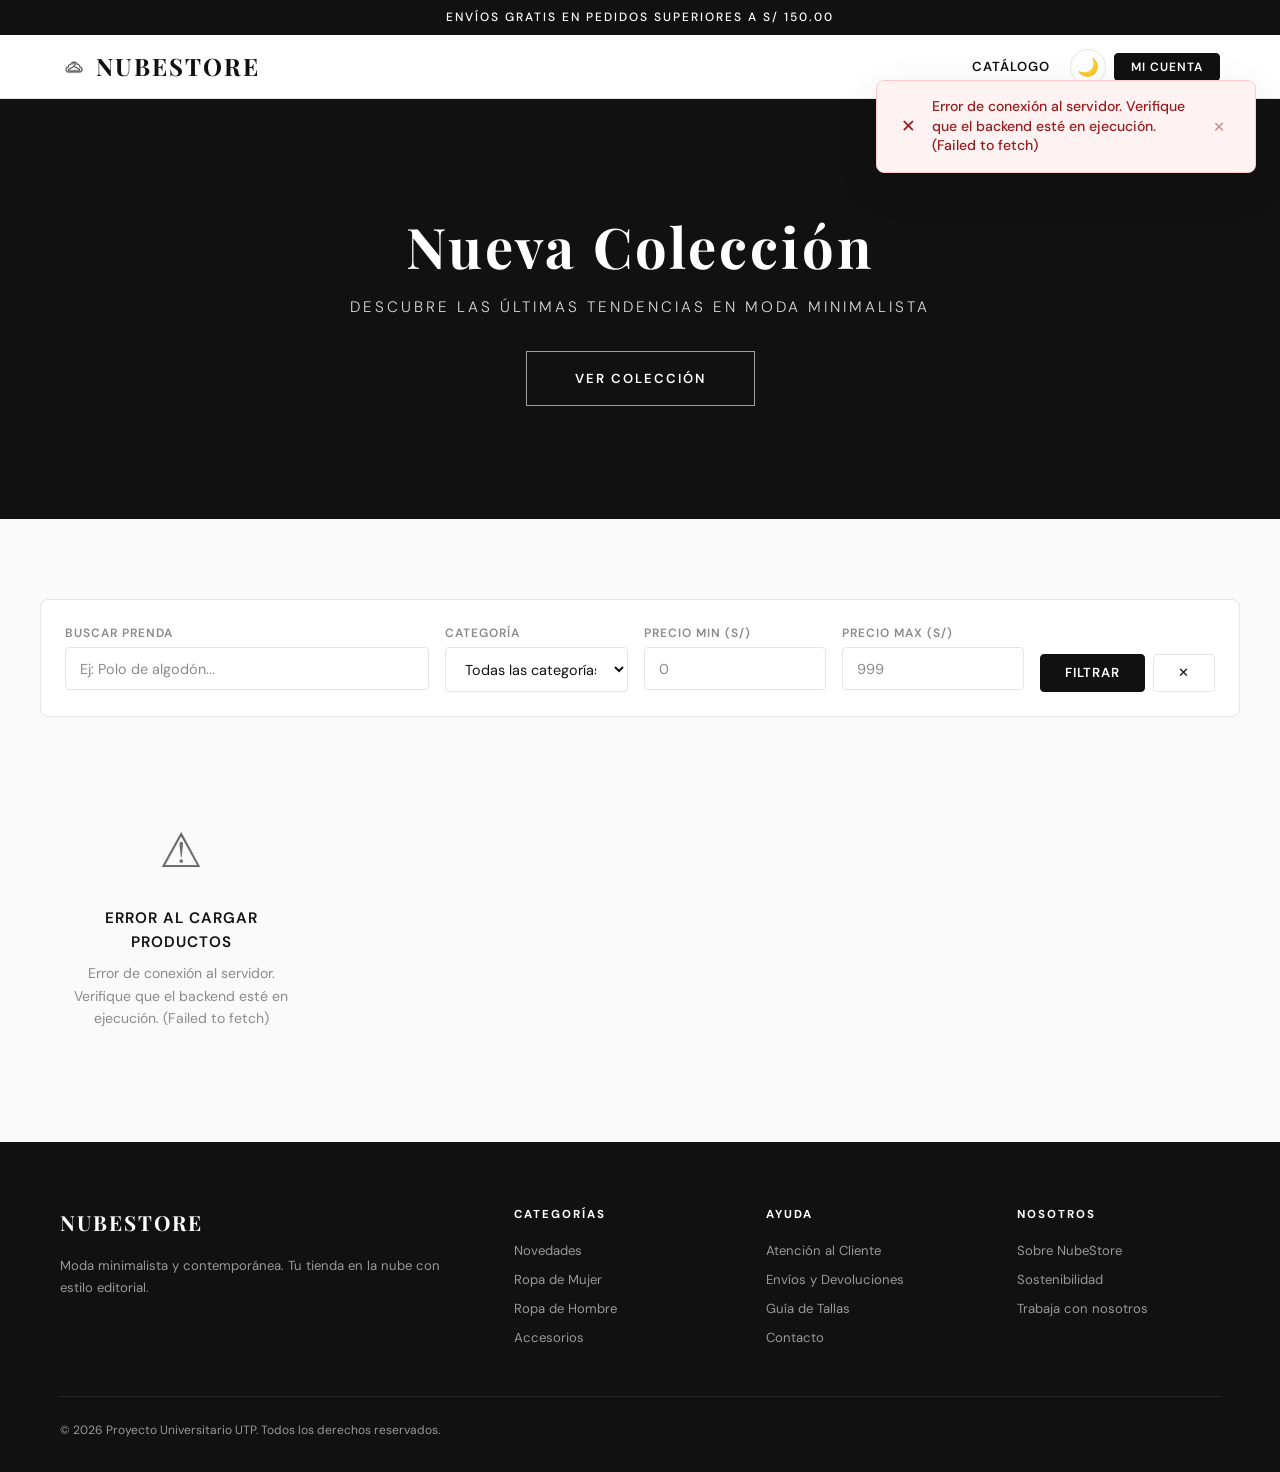
<file: frontend/index.html>
<!DOCTYPE html>
<html lang="es">
<head>
    <meta charset="UTF-8">
    <meta name="viewport" content="width=device-width, initial-scale=1.0">
    <meta name="description" content="NubeStore — Moda accesible para todos. Descubre las últimas tendencias en ropa y accesorios.">
    <title>NubeStore — Moda Online</title>

    <!-- Google Fonts ya importadas en el CSS, pero añadimos preconnect por performance -->
    <link rel="preconnect" href="https://fonts.googleapis.com">
    <link rel="preconnect" href="https://fonts.gstatic.com" crossorigin>
    
    <!-- Custom Pure CSS -->
    <link rel="stylesheet" href="css/style.css">
</head>
<body>

    <!-- Announcement Bar -->
    <div class="announcement-bar">
        Envíos gratis en pedidos superiores a S/ 150.00
    </div>

    <!-- Navbar Container (Se inyecta por navbar.js) -->
    <div id="navbar-container"></div>

    <!-- Hero Section -->
    <header class="hero">
        <div class="hero-bg" style="background-image: url('https://images.unsplash.com/photo-1441984904996-e0b6ba687e04?w=1920&q=80');"></div>
        <div class="hero-content">
            <h1 class="hero-title">Nueva Colección</h1>
            <p class="hero-subtitle">Descubre las últimas tendencias en moda minimalista</p>
            <a href="#catalogo" class="hero-cta">Ver Colección</a>
        </div>
    </header>

    <main class="container section-pad" id="catalogo">
        
        <!-- Filter Bar -->
        <div class="filter-bar">
            <form id="form-filtros" class="filter-grid">
                <div class="form-group">
                    <label for="input-busqueda" class="form-label">Buscar Prenda</label>
                    <input type="text" class="form-input" id="input-busqueda" placeholder="Ej: Polo de algodón...">
                </div>
                
                <div class="form-group">
                    <label for="select-categoria" class="form-label">Categoría</label>
                    <select class="form-input" id="select-categoria">
                        <option value="">Todas las categorías</option>
                        <option value="Camisetas">Camisetas</option>
                        <option value="Pantalones">Pantalones</option>
                        <option value="Vestidos">Vestidos</option>
                        <option value="Chaquetas">Chaquetas</option>
                        <option value="Zapatillas">Zapatillas</option>
                        <option value="Accesorios">Accesorios</option>
                        <option value="Ropa Interior">Ropa Interior</option>
                        <option value="Deportivo">Deportivo</option>
                    </select>
                </div>
                
                <div class="form-group">
                    <label for="input-precio-min" class="form-label">Precio Min (S/)</label>
                    <input type="number" class="form-input" id="input-precio-min" placeholder="0" min="0" step="1">
                </div>
                
                <div class="form-group">
                    <label for="input-precio-max" class="form-label">Precio Max (S/)</label>
                    <input type="number" class="form-input" id="input-precio-max" placeholder="999" min="0" step="1">
                </div>
                
                <div class="filter-actions">
                    <button type="submit" class="btn btn-primary" id="btn-buscar">Filtrar</button>
                    <button type="button" class="btn btn-outline" id="btn-limpiar-filtros" title="Limpiar">✕</button>
                </div>
            </form>
        </div>

        <!-- Product Grid -->
        <div class="grid-products mt-lg" id="productos-grid">
            <!-- Se llena dinámicamente por catalogo.js / render.js -->
        </div>

    </main>

    <!-- Footer -->
    <footer class="footer">
        <div class="container">
            <div class="footer-grid">
                <div>
                    <h2 class="footer-brand">NUBESTORE</h2>
                    <p class="footer-desc">Moda minimalista y contemporánea. Tu tienda en la nube con estilo editorial.</p>
                </div>
                <div>
                    <h3 class="footer-heading">Categorías</h3>
                    <div class="footer-links">
                        <a href="#">Novedades</a>
                        <a href="#">Ropa de Mujer</a>
                        <a href="#">Ropa de Hombre</a>
                        <a href="#">Accesorios</a>
                    </div>
                </div>
                <div>
                    <h3 class="footer-heading">Ayuda</h3>
                    <div class="footer-links">
                        <a href="#">Atención al Cliente</a>
                        <a href="#">Envíos y Devoluciones</a>
                        <a href="#">Guía de Tallas</a>
                        <a href="#">Contacto</a>
                    </div>
                </div>
                <div>
                    <h3 class="footer-heading">Nosotros</h3>
                    <div class="footer-links">
                        <a href="#">Sobre NubeStore</a>
                        <a href="#">Sostenibilidad</a>
                        <a href="#">Trabaja con nosotros</a>
                    </div>
                </div>
            </div>
            <div class="footer-bottom">
                <span class="footer-copy">© 2026 Proyecto Universitario UTP. Todos los derechos reservados.</span>
            </div>
        </div>
    </footer>

    <!-- Contenedor para Toast Notificaciones -->
    <div id="toast-container" class="toast-container"></div>

    <!-- Scroll to Top Button -->
    <button id="btn-scroll-top" class="scroll-top" aria-label="Volver arriba">↑</button>

    <!-- Page Controller -->
    <script type="module" src="js/pages/catalogo.js"></script>
</body>
</html>
</file>
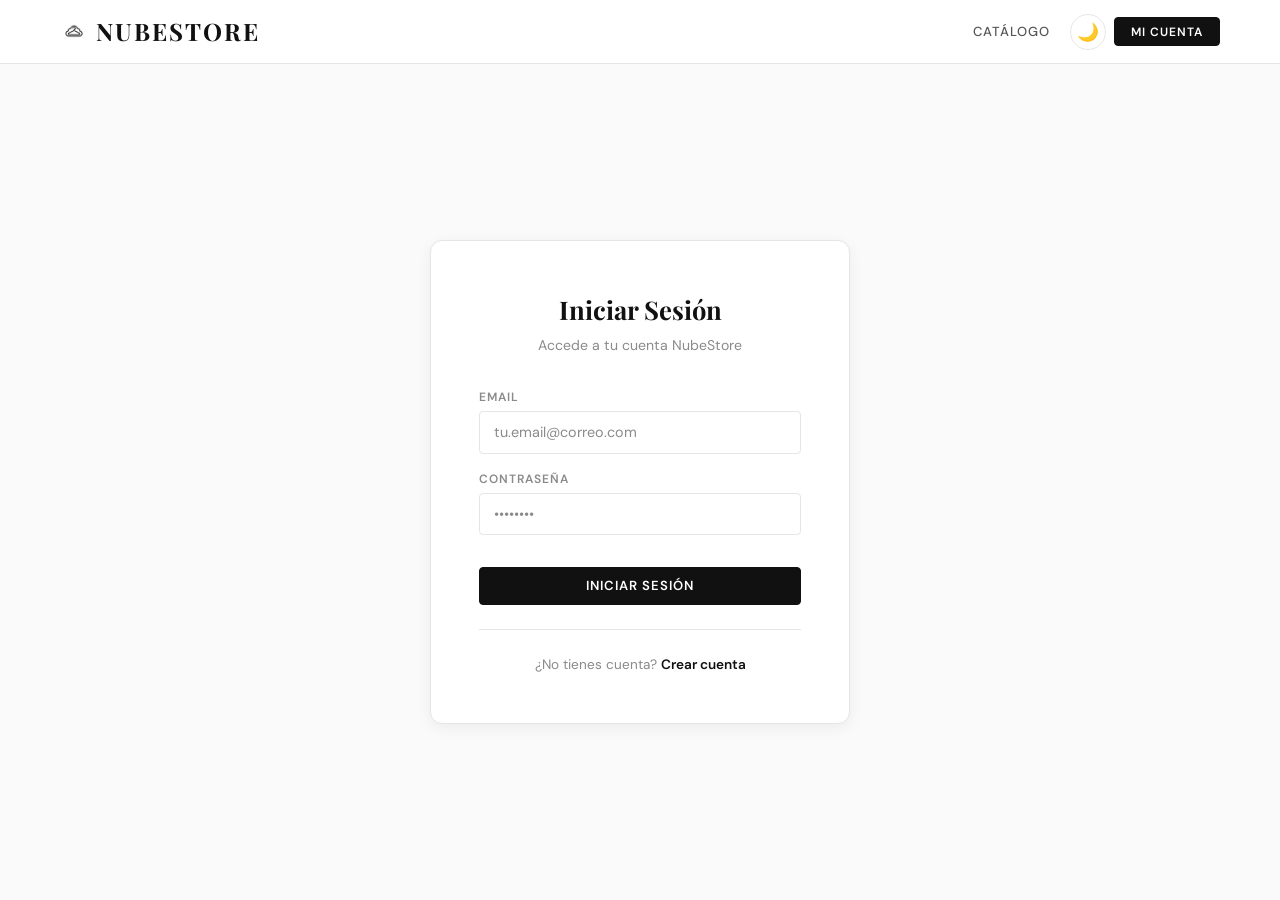
<file: frontend/carrito.html>
<!DOCTYPE html>
<html lang="es">
<head>
    <meta charset="UTF-8">
    <meta name="viewport" content="width=device-width, initial-scale=1.0">
    <meta name="description" content="Tu bolsa de compras en NubeStore. Revisa y confirma tu pedido.">
    <title>NubeStore — Bolsa de Compras</title>

    <link rel="preconnect" href="https://fonts.googleapis.com">
    <link rel="preconnect" href="https://fonts.gstatic.com" crossorigin>
    <link rel="stylesheet" href="css/style.css">
</head>
<body>

    <div class="announcement-bar">
        Pago 100% seguro y devoluciones gratuitas
    </div>

    <!-- Navbar Container -->
    <div id="navbar-container"></div>

    <header class="hero-simple">
        <div class="container text-center">
            <h1 class="hero-title">Bolsa de Compras</h1>
            <p class="hero-subtitle">Revisa tus prendas antes de finalizar</p>
        </div>
    </header>

    <main class="container section-pad">
        <div class="cart-layout">

            <!-- Tabla del Carrito -->
            <div class="cart-items-section" id="contenedor-carrito">
                <div style="overflow-x: auto;">
                    <table class="data-table">
                        <thead>
                            <tr>
                                <th style="width: 80px;">Imagen</th>
                                <th>Prenda</th>
                                <th>Precio</th>
                                <th>Cantidad</th>
                                <th>Subtotal</th>
                                <th style="text-align: right;">Acción</th>
                            </tr>
                        </thead>
                        <tbody id="tbody-carrito">
                            <!-- Se llena dinámicamente -->
                        </tbody>
                    </table>
                </div>
            </div>

            <!-- Resumen -->
            <div class="cart-summary-section" id="resumen-carrito">
                <div class="cart-summary">
                    <h2 class="cart-summary-title">Resumen del Pedido</h2>
                    
                    <div class="cart-summary-row">
                        <span class="label">Artículos:</span>
                        <span id="carrito-cantidad">0 artículos</span>
                    </div>
                    
                    <div class="cart-summary-row">
                        <span class="label">Envío:</span>
                        <span>Gratis</span>
                    </div>
                    
                    <div class="cart-summary-divider"></div>
                    
                    <div class="cart-summary-row" style="align-items: center;">
                        <span class="fw-bold">Total a Pagar:</span>
                        <span class="cart-total" id="carrito-total">S/ 0.00</span>
                    </div>

                    <div class="cart-actions">
                        <button class="btn btn-accent btn-block" id="btn-checkout">
                            Finalizar Compra
                        </button>
                        
                        <button class="btn btn-outline btn-block" id="btn-vaciar">
                            Vaciar Bolsa
                        </button>
                        
                        <a href="index.html" class="btn btn-ghost text-center mt-md">
                            ← Seguir comprando
                        </a>
                    </div>
                </div>
            </div>

        </div>
    </main>

    <!-- Footer -->
    <footer class="footer mt-lg">
        <div class="container">
            <div class="footer-grid">
                <div>
                    <h2 class="footer-brand">NUBESTORE</h2>
                    <p class="footer-desc">Moda minimalista y contemporánea. Tu tienda universitaria en la nube.</p>
                </div>
            </div>
            <div class="footer-bottom">
                <span class="footer-copy">© 2026 Proyecto Universitario UTP. Todos los derechos reservados.</span>
            </div>
        </div>
    </footer>

    <div id="toast-container" class="toast-container"></div>

    <script type="module" src="js/pages/carrito.js"></script>
</body>
</html>
</file>
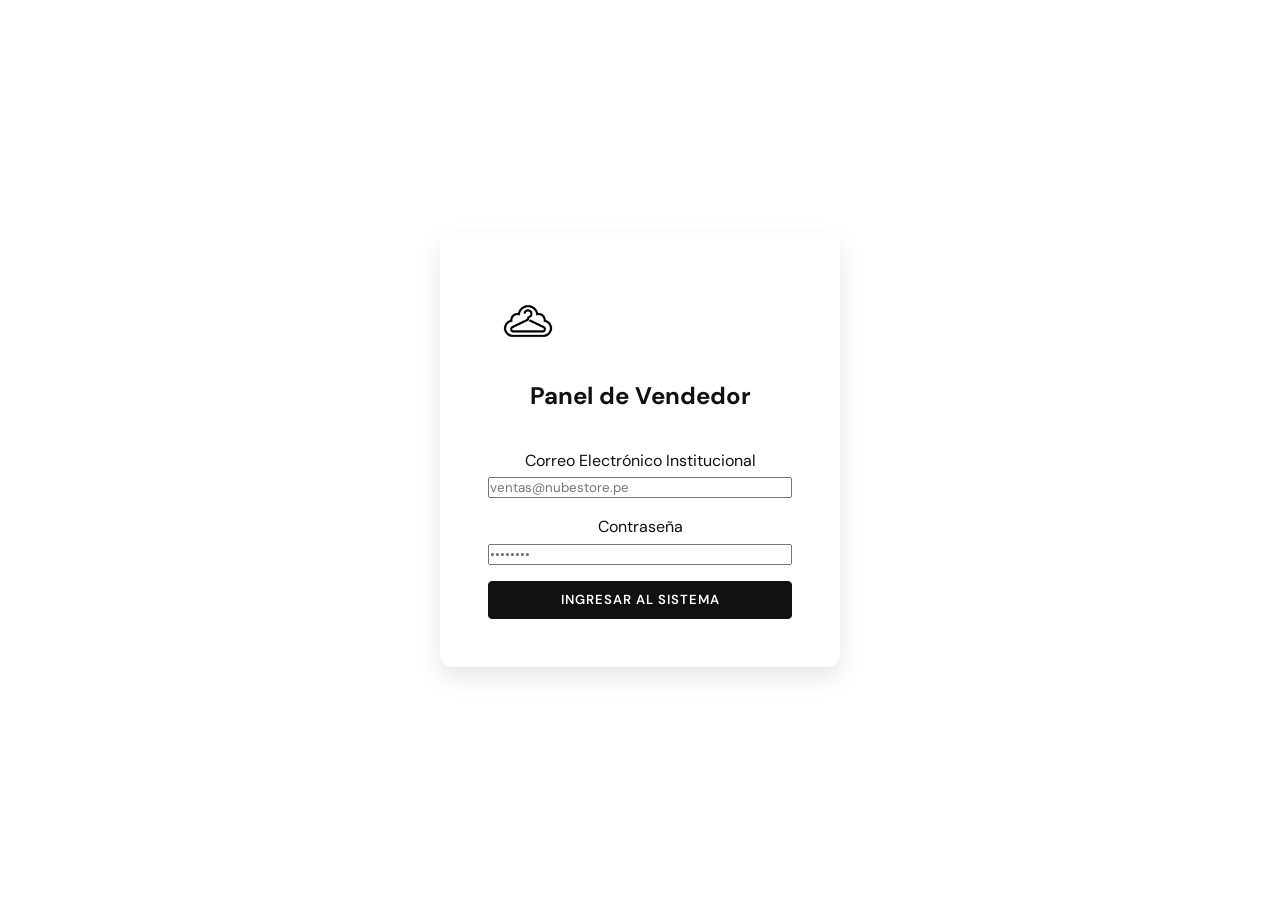
<file: frontend/login-admin.html>
<!DOCTYPE html>
<html lang="es">
<head>
    <meta charset="UTF-8">
    <meta name="viewport" content="width=device-width, initial-scale=1.0">
    <title>Acceso Administrativo - NubeStore</title>
    <link rel="stylesheet" href="css/style.css">
    <link rel="preconnect" href="https://fonts.googleapis.com">
    <link rel="preconnect" href="https://fonts.gstatic.com" crossorigin>
    <link href="https://fonts.googleapis.com/css2?family=DM+Sans:wght@400;500;700&family=Playfair+Display:ital,wght@0,600;1,600&display=swap" rel="stylesheet">
    <style>
        .admin-login-body {
            background-color: var(--color-bg-alt);
            display: flex;
            justify-content: center;
            align-items: center;
            min-height: 100vh;
        }
        .admin-login-card {
            background-color: var(--color-bg);
            padding: 3rem;
            border-radius: var(--radius-lg);
            box-shadow: 0 10px 25px rgba(0,0,0,0.1);
            width: 100%;
            max-width: 400px;
            text-align: center;
            border-top: 4px solid var(--color-primary);
        }
        .admin-logo {
            width: 80px;
            margin-bottom: 1rem;
            border-radius: var(--radius-md);
        }
        .admin-title {
            font-family: var(--font-heading);
            color: var(--color-text);
            margin-bottom: 2rem;
            font-size: 1.5rem;
        }
    </style>
</head>
<body class="admin-login-body">
    <div id="toast-container" class="toast-container"></div>

    <div class="admin-login-card">
        <img src="assets/logo.jpg" alt="Logo NubeStore" class="admin-logo">
        <h1 class="admin-title">Panel de Vendedor</h1>
        <form id="form-login-admin" class="auth-form">
            <div class="form-group">
                <label for="login-email">Correo Electrónico Institucional</label>
                <input type="email" id="login-email" required placeholder="ventas@nubestore.pe">
            </div>
            <div class="form-group">
                <label for="login-password">Contraseña</label>
                <input type="password" id="login-password" required placeholder="••••••••">
            </div>
            <button type="submit" class="btn btn-primary btn-block">Ingresar al Sistema</button>
        </form>
    </div>

    <script type="module" src="js/pages/login-admin.js"></script>
</body>
</html>
</file>
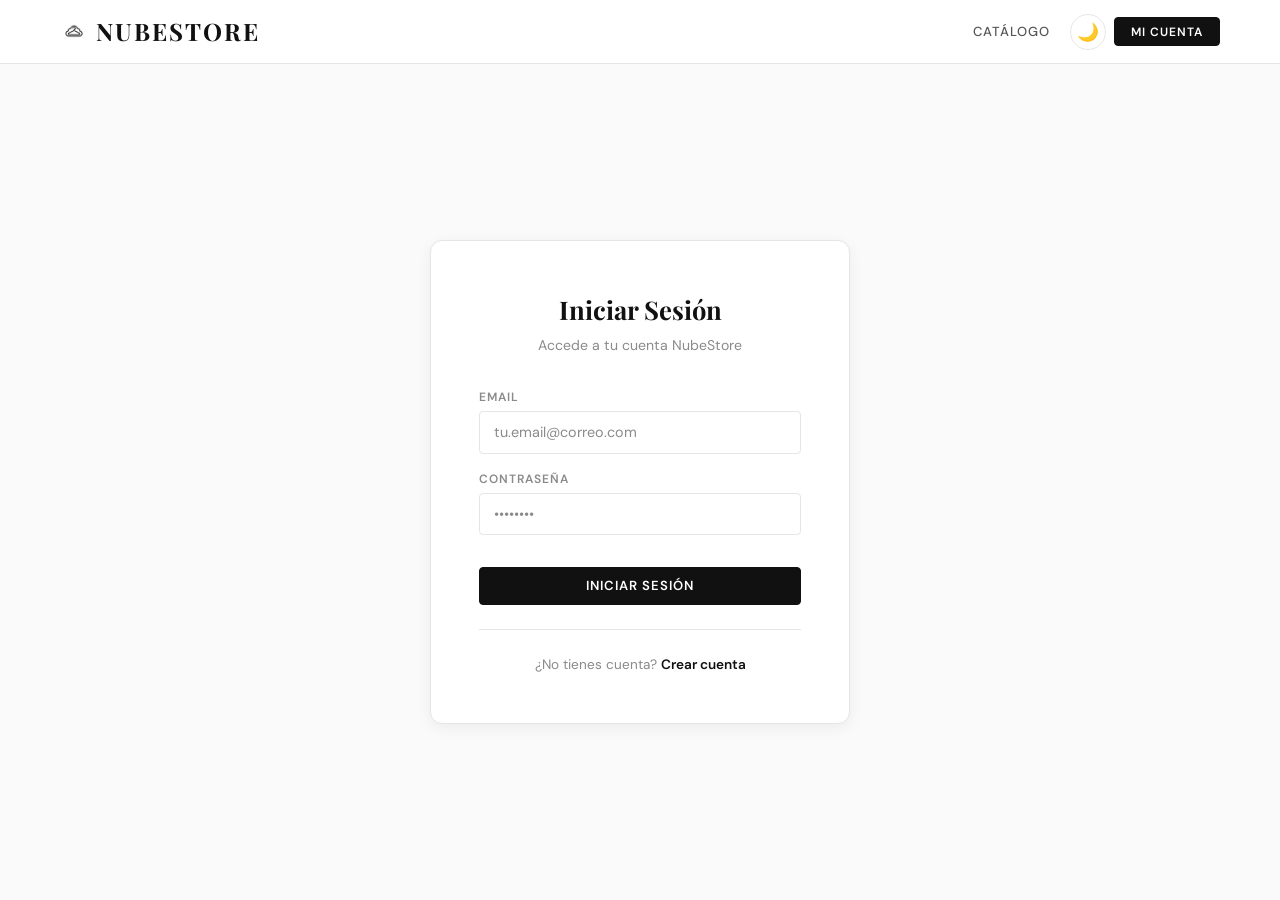
<file: frontend/login.html>
<!DOCTYPE html>
<html lang="es">
<head>
    <meta charset="UTF-8">
    <meta name="viewport" content="width=device-width, initial-scale=1.0">
    <meta name="description" content="Inicia sesión en tu cuenta NubeStore.">
    <title>NubeStore — Iniciar Sesión</title>

    <link rel="preconnect" href="https://fonts.googleapis.com">
    <link rel="preconnect" href="https://fonts.gstatic.com" crossorigin>
    <link rel="stylesheet" href="css/style.css">
</head>
<body>

    <div id="navbar-container"></div>

    <main class="auth-page">
        <div class="auth-card">
            <div class="auth-header">
                <h1 class="auth-title">Iniciar Sesión</h1>
                <p class="auth-subtitle">Accede a tu cuenta NubeStore</p>
            </div>

            <form id="form-login" class="auth-form" novalidate>
                <div class="form-group">
                    <label for="login-email" class="form-label">Email</label>
                    <input type="email" class="form-input" id="login-email" placeholder="tu.email@correo.com" required autocomplete="email">
                </div>

                <div class="form-group mb-md">
                    <label for="login-password" class="form-label">Contraseña</label>
                    <input type="password" class="form-input" id="login-password" placeholder="••••••••" required autocomplete="current-password">
                </div>

                <button type="submit" class="btn btn-primary btn-block" id="btn-login">
                    Iniciar Sesión
                </button>
            </form>

            <hr class="auth-divider">

            <div class="auth-footer">
                ¿No tienes cuenta? <a href="registro.html">Crear cuenta</a>
            </div>
        </div>
    </main>

    <div id="toast-container" class="toast-container"></div>

    <script type="module" src="js/pages/login.js"></script>
</body>
</html>
</file>
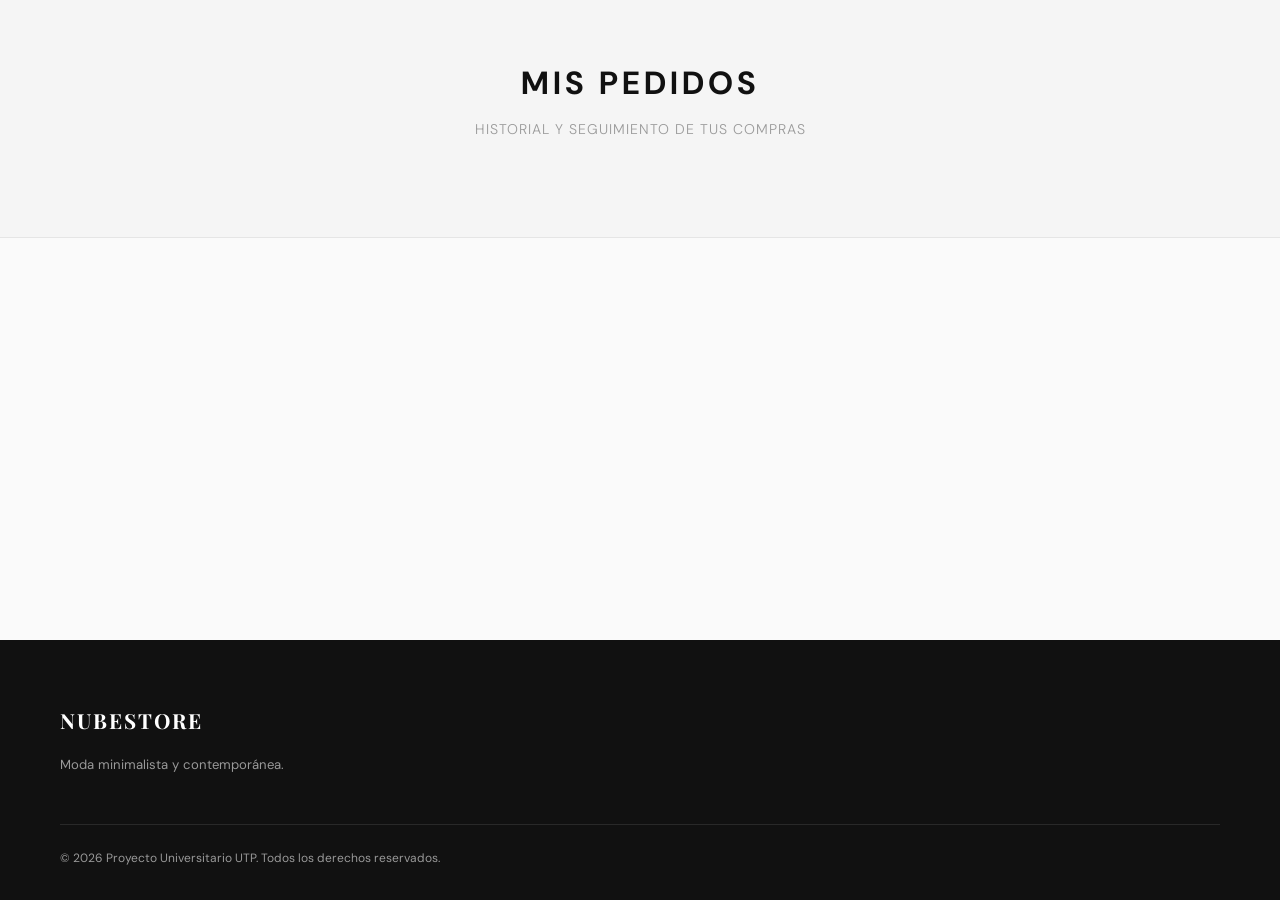
<file: frontend/pedidos.html>
<!DOCTYPE html>
<html lang="es">
<head>
    <meta charset="UTF-8">
    <meta name="viewport" content="width=device-width, initial-scale=1.0">
    <meta name="description" content="Consulta el historial de tus pedidos en NubeStore.">
    <title>NubeStore — Mis Pedidos</title>

    <link rel="preconnect" href="https://fonts.googleapis.com">
    <link rel="preconnect" href="https://fonts.gstatic.com" crossorigin>
    <link rel="stylesheet" href="css/style.css">
</head>
<body>

    <div id="navbar-container"></div>

    <header class="hero-simple">
        <div class="container text-center">
            <h1 class="hero-title">Mis Pedidos</h1>
            <p class="hero-subtitle">Historial y seguimiento de tus compras</p>
        </div>
    </header>

    <main class="container section-pad">
        <div id="contenedor-pedidos">
            <!-- Se llena dinámicamente con las custom order-cards -->
        </div>
    </main>

    <!-- Modal: Detalle (Custom Pure CSS) -->
    <div id="modal-detalle-overlay" class="modal-overlay">
        <div class="modal-container">
            <div class="modal-header">
                <h2 class="modal-title">Detalle del Pedido</h2>
                <button class="modal-close" id="btn-cerrar-modal" aria-label="Cerrar">✕</button>
            </div>
            <div class="modal-body" id="modal-detalle-body">
                <!-- Contenido inyectado por JS -->
            </div>
            <div class="modal-footer">
                <button class="btn btn-outline" id="btn-cerrar-modal-footer">Cerrar</button>
            </div>
        </div>
    </div>

    <!-- Footer -->
    <footer class="footer mt-lg">
        <div class="container">
            <div class="footer-grid">
                <div>
                    <h2 class="footer-brand">NUBESTORE</h2>
                    <p class="footer-desc">Moda minimalista y contemporánea.</p>
                </div>
            </div>
            <div class="footer-bottom">
                <span class="footer-copy">© 2026 Proyecto Universitario UTP. Todos los derechos reservados.</span>
            </div>
        </div>
    </footer>

    <div id="toast-container" class="toast-container"></div>

    <script type="module" src="js/pages/pedidos.js"></script>
</body>
</html>
</file>
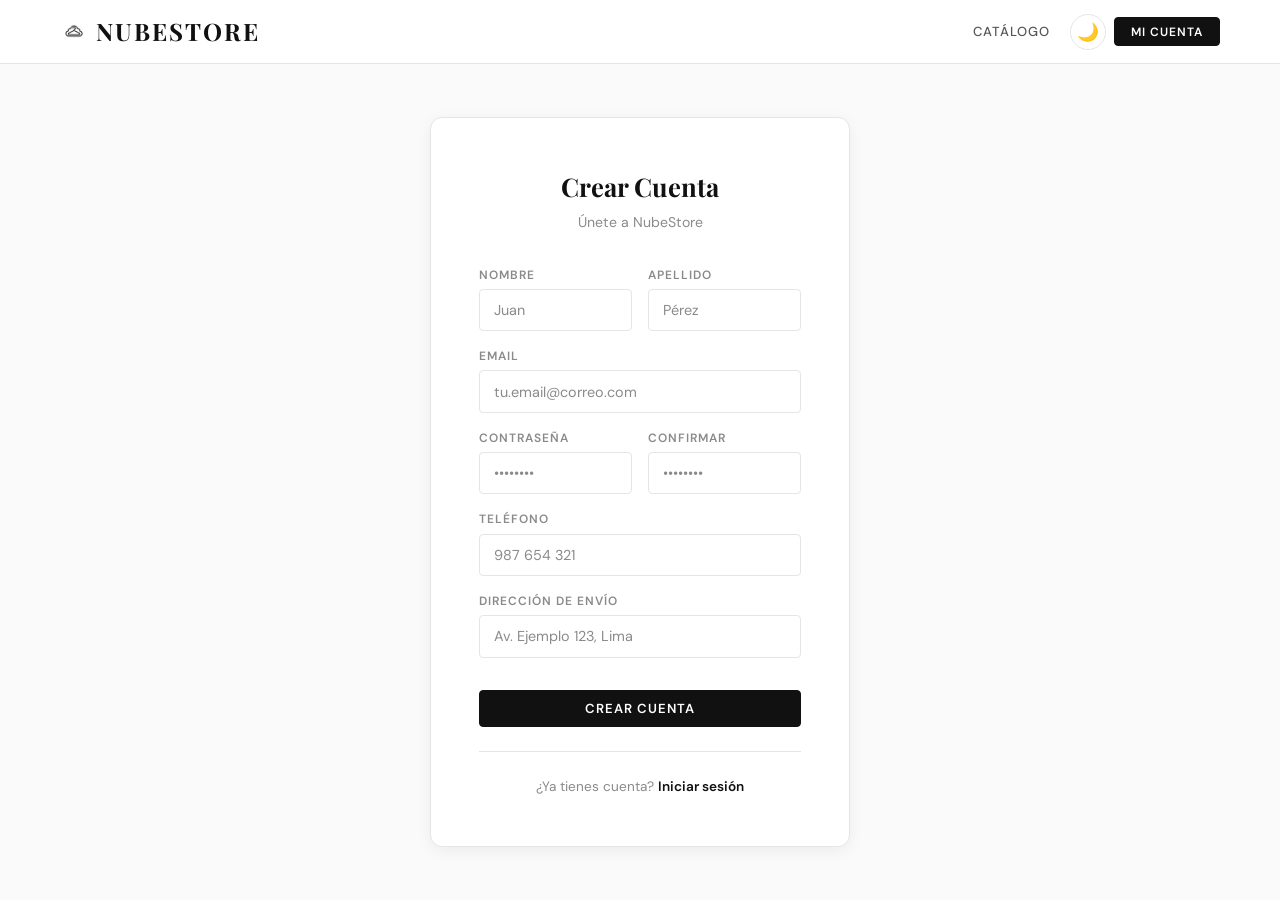
<file: frontend/registro.html>
<!DOCTYPE html>
<html lang="es">
<head>
    <meta charset="UTF-8">
    <meta name="viewport" content="width=device-width, initial-scale=1.0">
    <meta name="description" content="Crea tu cuenta en NubeStore y empieza a comprar moda online.">
    <title>NubeStore — Crear Cuenta</title>

    <link rel="preconnect" href="https://fonts.googleapis.com">
    <link rel="preconnect" href="https://fonts.gstatic.com" crossorigin>
    <link rel="stylesheet" href="css/style.css">
</head>
<body>

    <div id="navbar-container"></div>

    <main class="auth-page">
        <div class="auth-card">
            <div class="auth-header">
                <h1 class="auth-title">Crear Cuenta</h1>
                <p class="auth-subtitle">Únete a NubeStore</p>
            </div>

            <form id="form-registro" class="auth-form" novalidate>
                <div class="form-row">
                    <div class="form-group">
                        <label for="registro-nombre" class="form-label">Nombre</label>
                        <input type="text" class="form-input" id="registro-nombre" placeholder="Juan" required autocomplete="given-name">
                    </div>
                    <div class="form-group">
                        <label for="registro-apellido" class="form-label">Apellido</label>
                        <input type="text" class="form-input" id="registro-apellido" placeholder="Pérez" required autocomplete="family-name">
                    </div>
                </div>

                <div class="form-group">
                    <label for="registro-email" class="form-label">Email</label>
                    <input type="email" class="form-input" id="registro-email" placeholder="tu.email@correo.com" required autocomplete="email">
                </div>

                <div class="form-row">
                    <div class="form-group">
                        <label for="registro-password" class="form-label">Contraseña</label>
                        <input type="password" class="form-input" id="registro-password" placeholder="••••••••" required autocomplete="new-password">
                    </div>
                    <div class="form-group">
                        <label for="registro-confirmar" class="form-label">Confirmar</label>
                        <input type="password" class="form-input" id="registro-confirmar" placeholder="••••••••" required autocomplete="new-password">
                    </div>
                </div>

                <div class="form-group">
                    <label for="registro-telefono" class="form-label">Teléfono</label>
                    <input type="tel" class="form-input" id="registro-telefono" placeholder="987 654 321" required autocomplete="tel">
                </div>

                <div class="form-group mb-md">
                    <label for="registro-direccion" class="form-label">Dirección de envío</label>
                    <input type="text" class="form-input" id="registro-direccion" placeholder="Av. Ejemplo 123, Lima" required autocomplete="street-address">
                </div>

                <button type="submit" class="btn btn-primary btn-block" id="btn-registro">
                    Crear Cuenta
                </button>
            </form>

            <hr class="auth-divider">

            <div class="auth-footer">
                ¿Ya tienes cuenta? <a href="login.html">Iniciar sesión</a>
            </div>
        </div>
    </main>

    <div id="toast-container" class="toast-container"></div>

    <script type="module" src="js/pages/registro.js"></script>
</body>
</html>
</file>
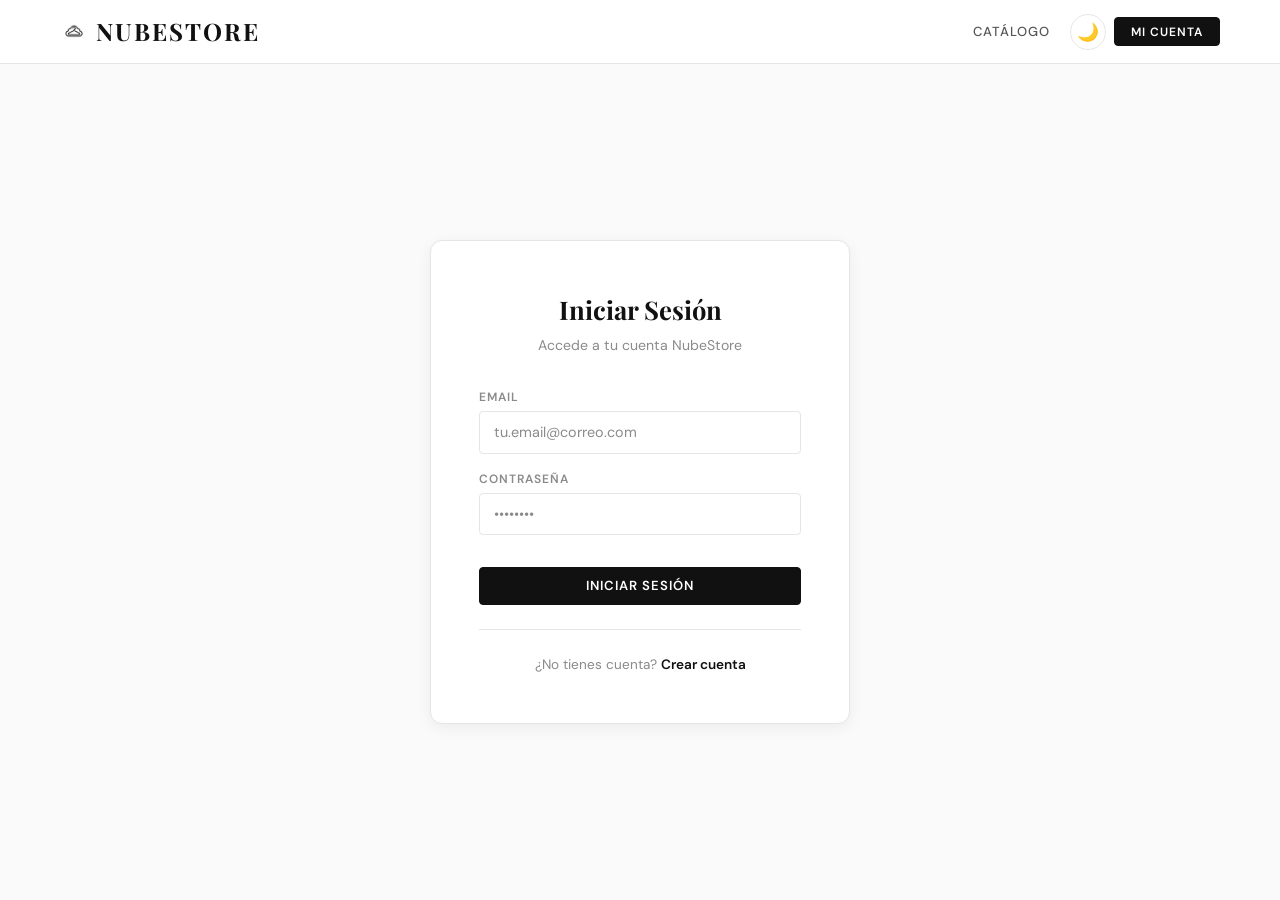
<file: frontend/vendedor.html>
<!DOCTYPE html>
<html lang="es">
<head>
    <meta charset="UTF-8">
    <meta name="viewport" content="width=device-width, initial-scale=1.0">
    <meta name="description" content="Panel de vendedor en NubeStore. Publica y gestiona tus prendas.">
    <title>NubeStore — Panel Vendedor</title>

    <link rel="preconnect" href="https://fonts.googleapis.com">
    <link rel="preconnect" href="https://fonts.gstatic.com" crossorigin>
    <link rel="stylesheet" href="css/style.css">
</head>
<body>

    <div id="navbar-container"></div>

    <header class="hero-simple">
        <div class="container text-center">
            <h1 class="hero-title">Panel Vendedor</h1>
            <p class="hero-subtitle">Publica y gestiona tus prendas</p>
        </div>
    </header>

    <main class="container section-pad">
        <div class="vendor-layout">

            <!-- Formulario -->
            <div>
                <div class="panel-card">
                    <h2 class="panel-title">Publicar Prenda</h2>

                    <form id="form-producto" class="auth-form" novalidate>
                        <div class="form-group">
                            <label for="prod-nombre" class="form-label">Nombre de la prenda</label>
                            <input type="text" class="form-input" id="prod-nombre" placeholder="Ej: Polo básico algodón" required>
                        </div>

                        <div class="form-group">
                            <label for="prod-descripcion" class="form-label">Descripción</label>
                            <textarea class="form-input" id="prod-descripcion" placeholder="Materiales, tallas disponibles..." required></textarea>
                        </div>

                        <div class="form-row">
                            <div class="form-group">
                                <label for="prod-precio" class="form-label">Precio (S/)</label>
                                <input type="number" class="form-input" id="prod-precio" placeholder="0.00" min="0.01" step="0.01" required>
                            </div>
                            <div class="form-group">
                                <label for="prod-stock" class="form-label">Stock</label>
                                <input type="number" class="form-input" id="prod-stock" placeholder="0" min="0" step="1" required>
                            </div>
                        </div>

                        <div class="form-group">
                            <label for="prod-categoria" class="form-label">Categoría</label>
                            <select class="form-input" id="prod-categoria" required>
                                <option value="">Seleccionar categoría</option>
                                <option value="Camisetas">Camisetas</option>
                                <option value="Pantalones">Pantalones</option>
                                <option value="Vestidos">Vestidos</option>
                                <option value="Chaquetas">Chaquetas</option>
                                <option value="Zapatillas">Zapatillas</option>
                                <option value="Accesorios">Accesorios</option>
                                <option value="Ropa Interior">Ropa Interior</option>
                                <option value="Deportivo">Deportivo</option>
                            </select>
                        </div>

                        <div class="form-group mb-md">
                            <label for="prod-imagen" class="form-label">URL de imagen</label>
                            <input type="url" class="form-input" id="prod-imagen" placeholder="https://ejemplo.com/prenda.jpg">
                        </div>

                        <button type="submit" class="btn btn-primary btn-block" id="btn-publicar">
                            Publicar Prenda
                        </button>
                    </form>
                </div>
            </div>

            <!-- Tabla de Productos -->
            <div>
                <div class="panel-card">
                    <h2 class="panel-title">Catálogo de Prendas</h2>
                    <div id="lista-productos">
                        <!-- Renderizado por vendedor.js -->
                    </div>
                </div>
            </div>

        </div>
    </main>

    <!-- Footer -->
    <footer class="footer mt-lg">
        <div class="container">
            <div class="footer-grid">
                <div>
                    <h2 class="footer-brand">NUBESTORE</h2>
                    <p class="footer-desc">Panel de gestión de catálogo.</p>
                </div>
            </div>
            <div class="footer-bottom">
                <span class="footer-copy">© 2026 Proyecto Universitario UTP. Todos los derechos reservados.</span>
            </div>
        </div>
    </footer>

    <div id="toast-container" class="toast-container"></div>

    <script type="module" src="js/pages/vendedor.js"></script>
</body>
</html>
</file>
<file: frontend/css/style.css>
/* ══════════════════════════════════════════════════════════════════
   NUBESTORE — Premium Fashion E-Commerce Design System
   Pure CSS • No frameworks • Light/Dark Mode • Mobile First
   ══════════════════════════════════════════════════════════════════ */

/* ─── Google Fonts ─── */
@import url('https://fonts.googleapis.com/css2?family=Playfair+Display:wght@400;500;600;700&family=DM+Sans:opsz,wght@9..40,300;9..40,400;9..40,500;9..40,600;9..40,700&display=swap');

/* ═══════════════════════════════════════════
   1. DESIGN TOKENS — Light Theme (default)
   ═══════════════════════════════════════════ */
:root {
    /* Background */
    --bg-primary:       #FAFAFA;
    --bg-surface:       #FFFFFF;
    --bg-surface-alt:   #F5F5F5;
    --bg-elevated:      #FFFFFF;

    /* Text */
    --text-primary:     #111111;
    --text-secondary:   #555555;
    --text-muted:       #8A8A8A;
    --text-inverse:     #FFFFFF;

    /* Accent */
    --accent:           #C8102E;
    --accent-hover:     #A30D25;
    --accent-soft:      rgba(200, 16, 46, 0.08);

    /* Borders */
    --border:           #E5E5E5;
    --border-hover:     #CCCCCC;
    --border-focus:     #111111;

    /* Shadows */
    --shadow-sm:        0 1px 3px rgba(0,0,0,0.04);
    --shadow-md:        0 4px 16px rgba(0,0,0,0.06);
    --shadow-lg:        0 12px 40px rgba(0,0,0,0.1);
    --shadow-card:      0 2px 8px rgba(0,0,0,0.04);
    --shadow-card-hover:0 8px 30px rgba(0,0,0,0.12);

    /* Navbar */
    --nav-bg:           #FFFFFF;
    --nav-border:       #E5E5E5;

    /* Announcement */
    --announce-bg:      #111111;
    --announce-text:    #FFFFFF;

    /* Footer */
    --footer-bg:        #111111;
    --footer-text:      #999999;
    --footer-heading:   #FFFFFF;

    /* Misc */
    --overlay:          rgba(0,0,0,0.5);
    --skeleton:         #EEEEEE;
    --skeleton-shine:   #F5F5F5;
    --scrollbar-thumb:  #CCCCCC;
    --scrollbar-track:  #F5F5F5;

    /* Spacing scale */
    --space-xs:  0.25rem;
    --space-sm:  0.5rem;
    --space-md:  1rem;
    --space-lg:  1.5rem;
    --space-xl:  2rem;
    --space-2xl: 3rem;
    --space-3xl: 4rem;

    /* Radii */
    --radius-sm: 4px;
    --radius-md: 8px;
    --radius-lg: 12px;
    --radius-full: 50%;

    /* Transitions */
    --ease:      cubic-bezier(0.4, 0, 0.2, 1);
    --duration:  0.25s;
    --duration-slow: 0.4s;

    /* Typography */
    --font-body:    'DM Sans', system-ui, -apple-system, sans-serif;
    --font-display: 'Playfair Display', Georgia, serif;

    /* Container */
    --container-max: 1200px;
    --container-pad: 1.25rem;

    /* Navbar height */
    --nav-height: 64px;
}

/* ═══════════════════════════════════════════
   2. DARK THEME
   ═══════════════════════════════════════════ */
[data-theme="dark"] {
    --bg-primary:       #0A0A0A;
    --bg-surface:       #141414;
    --bg-surface-alt:   #1A1A1A;
    --bg-elevated:      #1E1E1E;

    --text-primary:     #F0F0F0;
    --text-secondary:   #A0A0A0;
    --text-muted:       #666666;
    --text-inverse:     #111111;

    --accent:           #E8384F;
    --accent-hover:     #FF4D63;
    --accent-soft:      rgba(232, 56, 79, 0.12);

    --border:           #2A2A2A;
    --border-hover:     #3A3A3A;
    --border-focus:     #E0E0E0;

    --shadow-sm:        0 1px 3px rgba(0,0,0,0.2);
    --shadow-md:        0 4px 16px rgba(0,0,0,0.3);
    --shadow-lg:        0 12px 40px rgba(0,0,0,0.4);
    --shadow-card:      0 2px 8px rgba(0,0,0,0.2);
    --shadow-card-hover:0 8px 30px rgba(0,0,0,0.35);

    --nav-bg:           #0A0A0A;
    --nav-border:       #1E1E1E;

    --announce-bg:      #1E1E1E;
    --announce-text:    #E0E0E0;

    --footer-bg:        #050505;

    --overlay:          rgba(0,0,0,0.7);
    --skeleton:         #1E1E1E;
    --skeleton-shine:   #2A2A2A;
    --scrollbar-thumb:  #333333;
    --scrollbar-track:  #141414;
}

/* ═══════════════════════════════════════════
   3. RESET & BASE
   ═══════════════════════════════════════════ */
*, *::before, *::after {
    box-sizing: border-box;
    margin: 0;
    padding: 0;
}

html {
    scroll-behavior: smooth;
    -webkit-text-size-adjust: 100%;
}

body {
    font-family: var(--font-body);
    background-color: var(--bg-primary);
    color: var(--text-primary);
    min-height: 100vh;
    display: flex;
    flex-direction: column;
    line-height: 1.6;
    -webkit-font-smoothing: antialiased;
    -moz-osx-font-smoothing: grayscale;
    transition: background-color var(--duration-slow) var(--ease),
                color var(--duration-slow) var(--ease);
}

main {
    flex: 1;
}

a {
    color: var(--text-primary);
    text-decoration: none;
    transition: color var(--duration) var(--ease);
}

a:hover {
    color: var(--accent);
}

img {
    max-width: 100%;
    display: block;
}

button {
    cursor: pointer;
    font-family: inherit;
    border: none;
    background: none;
}

input, select, textarea {
    font-family: inherit;
}

ul, ol {
    list-style: none;
}

::selection {
    background-color: var(--accent);
    color: white;
}

/* ═══════════════════════════════════════════
   4. LAYOUT
   ═══════════════════════════════════════════ */
.container {
    width: 100%;
    max-width: var(--container-max);
    margin: 0 auto;
    padding: 0 var(--container-pad);
}

.grid-products {
    display: grid;
    grid-template-columns: repeat(2, 1fr);
    gap: var(--space-md);
}

@media (min-width: 640px) {
    .grid-products { grid-template-columns: repeat(3, 1fr); }
}
@media (min-width: 1024px) {
    .grid-products { grid-template-columns: repeat(4, 1fr); gap: var(--space-lg); }
}

.flex-row {
    display: flex;
    align-items: center;
    gap: var(--space-md);
}

.flex-between {
    display: flex;
    justify-content: space-between;
    align-items: center;
}

.cart-layout {
    display: grid;
    grid-template-columns: 1fr;
    gap: var(--space-xl);
}

@media (min-width: 768px) {
    .cart-layout { grid-template-columns: 2fr 1fr; }
}

.vendor-layout {
    display: grid;
    grid-template-columns: 1fr;
    gap: var(--space-xl);
}

@media (min-width: 768px) {
    .vendor-layout { grid-template-columns: 5fr 7fr; }
}

/* ═══════════════════════════════════════════
   5. ANNOUNCEMENT BAR
   ═══════════════════════════════════════════ */
.announcement-bar {
    background: var(--announce-bg);
    color: var(--announce-text);
    text-align: center;
    padding: var(--space-sm) var(--container-pad);
    font-size: 0.75rem;
    font-weight: 500;
    letter-spacing: 2px;
    text-transform: uppercase;
    transition: background-color var(--duration-slow) var(--ease);
}

/* ═══════════════════════════════════════════
   6. NAVBAR
   ═══════════════════════════════════════════ */
.nav-bar {
    position: sticky;
    top: 0;
    z-index: 100;
    background: var(--nav-bg);
    border-bottom: 1px solid var(--nav-border);
    height: var(--nav-height);
    transition: background-color var(--duration-slow) var(--ease),
                border-color var(--duration-slow) var(--ease);
}

.nav-container {
    max-width: var(--container-max);
    margin: 0 auto;
    padding: 0 var(--container-pad);
    height: 100%;
    display: flex;
    align-items: center;
    justify-content: space-between;
}

.nav-brand {
    font-family: var(--font-display);
    font-size: 1.5rem;
    font-weight: 700;
    letter-spacing: 2px;
    color: var(--text-primary);
    text-decoration: none;
    transition: color var(--duration) var(--ease);
    display: flex;
    align-items: center;
    gap: var(--space-sm);
}

.nav-brand:hover {
    color: var(--accent);
}

.nav-brand-icon {
    width: 28px;
    height: 28px;
    object-fit: contain;
}

.nav-menu {
    display: flex;
    align-items: center;
    gap: var(--space-xs);
}

.nav-link {
    font-size: 0.82rem;
    font-weight: 500;
    letter-spacing: 1px;
    text-transform: uppercase;
    color: var(--text-secondary);
    padding: var(--space-sm) var(--space-md);
    border-radius: var(--radius-sm);
    text-decoration: none;
    position: relative;
    transition: all var(--duration) var(--ease);
}

.nav-link:hover {
    color: var(--text-primary);
    background: var(--bg-surface-alt);
}

.nav-link.active {
    color: var(--text-primary);
    font-weight: 600;
}

.nav-link.active::after {
    content: '';
    position: absolute;
    bottom: -1px;
    left: var(--space-md);
    right: var(--space-md);
    height: 2px;
    background: var(--accent);
}

.nav-actions {
    display: flex;
    align-items: center;
    gap: var(--space-sm);
}

.nav-user {
    font-size: 0.82rem;
    color: var(--text-muted);
    letter-spacing: 0.5px;
}

.nav-cart-count {
    font-size: 0.82rem;
    font-weight: 500;
    letter-spacing: 1px;
    text-transform: uppercase;
    color: var(--text-secondary);
    padding: var(--space-sm) var(--space-md);
    text-decoration: none;
    transition: color var(--duration) var(--ease);
}

.nav-cart-count:hover {
    color: var(--accent);
}

.nav-cart-badge {
    display: inline-flex;
    align-items: center;
    justify-content: center;
    background: var(--accent);
    color: white;
    font-size: 0.65rem;
    font-weight: 700;
    width: 18px;
    height: 18px;
    border-radius: var(--radius-full);
    margin-left: 4px;
    vertical-align: middle;
}

/* Hamburger */
.nav-toggle {
    display: none;
    width: 32px;
    height: 32px;
    flex-direction: column;
    justify-content: center;
    align-items: center;
    gap: 5px;
    cursor: pointer;
    z-index: 110;
}

.nav-toggle span {
    display: block;
    width: 22px;
    height: 2px;
    background: var(--text-primary);
    transition: all 0.3s var(--ease);
    border-radius: 1px;
}

.nav-toggle.open span:nth-child(1) {
    transform: rotate(45deg) translate(5px, 5px);
}

.nav-toggle.open span:nth-child(2) {
    opacity: 0;
}

.nav-toggle.open span:nth-child(3) {
    transform: rotate(-45deg) translate(5px, -5px);
}

@media (max-width: 768px) {
    .nav-toggle { display: flex; }

    .nav-menu {
        position: fixed;
        top: 0;
        right: -100%;
        width: 280px;
        height: 100vh;
        background: var(--bg-surface);
        flex-direction: column;
        align-items: flex-start;
        padding: 80px var(--space-xl) var(--space-xl);
        gap: 0;
        box-shadow: var(--shadow-lg);
        transition: right 0.35s var(--ease);
        z-index: 105;
        border-left: 1px solid var(--border);
    }

    .nav-menu.open { right: 0; }

    .nav-link {
        width: 100%;
        padding: var(--space-md) 0;
        font-size: 0.9rem;
        border-bottom: 1px solid var(--border);
        border-radius: 0;
    }

    .nav-link:hover { background: transparent; }
    .nav-link.active::after { display: none; }

    .nav-actions {
        flex-wrap: wrap;
        gap: var(--space-sm);
    }

    .nav-overlay {
        position: fixed;
        inset: 0;
        background: var(--overlay);
        z-index: 102;
        opacity: 0;
        visibility: hidden;
        transition: all 0.3s var(--ease);
    }

    .nav-overlay.open {
        opacity: 1;
        visibility: visible;
    }
}

/* ═══════════════════════════════════════════
   7. THEME TOGGLE
   ═══════════════════════════════════════════ */
.theme-toggle {
    width: 36px;
    height: 36px;
    border-radius: var(--radius-full);
    display: flex;
    align-items: center;
    justify-content: center;
    cursor: pointer;
    transition: all var(--duration) var(--ease);
    color: var(--text-secondary);
    font-size: 1.1rem;
    background: transparent;
    border: 1px solid var(--border);
}

.theme-toggle:hover {
    background: var(--bg-surface-alt);
    color: var(--text-primary);
    border-color: var(--border-hover);
}

/* ═══════════════════════════════════════════
   8. HERO
   ═══════════════════════════════════════════ */
.hero {
    position: relative;
    min-height: 420px;
    display: flex;
    align-items: center;
    justify-content: center;
    text-align: center;
    overflow: hidden;
    background: var(--text-primary);
    color: var(--text-inverse);
}

.hero-bg {
    position: absolute;
    inset: 0;
    background-size: cover;
    background-position: center;
    opacity: 0.55;
    transition: transform 8s ease;
}

.hero:hover .hero-bg {
    transform: scale(1.03);
}

.hero-content {
    position: relative;
    z-index: 2;
    padding: var(--space-3xl) var(--container-pad);
    max-width: 700px;
}

.hero-title {
    font-family: var(--font-display);
    font-size: clamp(2rem, 5vw, 3.5rem);
    font-weight: 700;
    letter-spacing: 3px;
    margin-bottom: var(--space-md);
    line-height: 1.2;
}

.hero-subtitle {
    font-size: 0.95rem;
    font-weight: 300;
    letter-spacing: 3px;
    text-transform: uppercase;
    opacity: 0.85;
    margin-bottom: var(--space-xl);
}

.hero-cta {
    display: inline-block;
    padding: var(--space-md) var(--space-2xl);
    border: 1px solid rgba(255,255,255,0.6);
    color: white;
    font-size: 0.82rem;
    font-weight: 600;
    letter-spacing: 2px;
    text-transform: uppercase;
    transition: all var(--duration) var(--ease);
}

.hero-cta:hover {
    background: white;
    color: #111;
    border-color: white;
}

/* Hero simple (para páginas internas) */
.hero-simple {
    min-height: auto;
    padding: var(--space-3xl) 0;
    background: var(--bg-surface-alt);
    color: var(--text-primary);
    border-bottom: 1px solid var(--border);
    transition: all var(--duration-slow) var(--ease);
}

.hero-simple .hero-title {
    font-size: clamp(1.5rem, 3vw, 2rem);
    letter-spacing: 4px;
    text-transform: uppercase;
    font-family: var(--font-body);
    font-weight: 700;
}

.hero-simple .hero-subtitle {
    color: var(--text-muted);
    font-size: 0.88rem;
    letter-spacing: 1px;
}

/* ═══════════════════════════════════════════
   9. FILTER BAR
   ═══════════════════════════════════════════ */
.filter-bar {
    background: var(--bg-surface);
    border: 1px solid var(--border);
    border-radius: var(--radius-md);
    padding: var(--space-lg);
    margin: var(--space-xl) 0;
    transition: all var(--duration-slow) var(--ease);
}

.filter-grid {
    display: grid;
    grid-template-columns: 1fr;
    gap: var(--space-md);
}

@media (min-width: 640px) {
    .filter-grid { grid-template-columns: 2fr 1fr 1fr 1fr auto; }
}

.filter-actions {
    display: flex;
    gap: var(--space-sm);
    align-items: flex-end;
}

/* ═══════════════════════════════════════════
   10. PRODUCT CARDS
   ═══════════════════════════════════════════ */
.product-card {
    position: relative;
    cursor: pointer;
    animation: fadeInUp 0.5s var(--ease) both;
}

.product-card:nth-child(1)  { animation-delay: 0.00s; }
.product-card:nth-child(2)  { animation-delay: 0.06s; }
.product-card:nth-child(3)  { animation-delay: 0.12s; }
.product-card:nth-child(4)  { animation-delay: 0.18s; }
.product-card:nth-child(5)  { animation-delay: 0.24s; }
.product-card:nth-child(6)  { animation-delay: 0.30s; }
.product-card:nth-child(7)  { animation-delay: 0.36s; }
.product-card:nth-child(8)  { animation-delay: 0.42s; }

.product-card-image {
    position: relative;
    overflow: hidden;
    border-radius: var(--radius-sm);
    background: var(--skeleton);
    aspect-ratio: 3/4;
}

.product-card-img {
    width: 100%;
    height: 100%;
    object-fit: cover;
    transition: transform var(--duration-slow) var(--ease),
                opacity var(--duration) var(--ease);
}

.product-card:hover .product-card-img {
    transform: scale(1.06);
}

/* Overlay con botón en hover */
.product-card-overlay {
    position: absolute;
    bottom: 0;
    left: 0;
    right: 0;
    padding: var(--space-md);
    opacity: 0;
    transform: translateY(8px);
    transition: all var(--duration) var(--ease);
}

.product-card:hover .product-card-overlay {
    opacity: 1;
    transform: translateY(0);
}

.product-card-overlay .btn {
    width: 100%;
    backdrop-filter: blur(8px);
    -webkit-backdrop-filter: blur(8px);
    background: rgba(255,255,255,0.92);
    color: #111;
    border: none;
}

[data-theme="dark"] .product-card-overlay .btn {
    background: rgba(20,20,20,0.92);
    color: #F0F0F0;
}

.product-card-overlay .btn:hover {
    background: var(--accent);
    color: white;
}

/* Badge "Agotado" / "¡Últimas!" */
.product-card-tag {
    position: absolute;
    top: var(--space-sm);
    left: var(--space-sm);
    font-size: 0.68rem;
    font-weight: 600;
    letter-spacing: 1px;
    text-transform: uppercase;
    padding: 3px 10px;
    border-radius: 2px;
    z-index: 2;
}

.product-card-tag.tag-alert {
    background: var(--accent);
    color: white;
}

.product-card-tag.tag-out {
    background: var(--text-muted);
    color: white;
}

.product-card-body {
    padding: var(--space-md) var(--space-xs) 0;
}

.product-card-category {
    font-size: 0.7rem;
    font-weight: 500;
    letter-spacing: 1.5px;
    text-transform: uppercase;
    color: var(--text-muted);
    margin-bottom: 2px;
}

.product-card-name {
    font-size: 0.88rem;
    font-weight: 400;
    color: var(--text-primary);
    line-height: 1.4;
    margin-bottom: 4px;
    transition: color var(--duration) var(--ease);
}

.product-card:hover .product-card-name {
    color: var(--accent);
}

.product-card-price {
    font-size: 0.92rem;
    font-weight: 700;
    color: var(--text-primary);
}

/* ═══════════════════════════════════════════
   11. BUTTONS
   ═══════════════════════════════════════════ */
.btn {
    display: inline-flex;
    align-items: center;
    justify-content: center;
    gap: var(--space-sm);
    font-size: 0.82rem;
    font-weight: 600;
    letter-spacing: 1px;
    text-transform: uppercase;
    padding: 0.7rem 1.5rem;
    border: 1px solid transparent;
    border-radius: var(--radius-sm);
    cursor: pointer;
    transition: all var(--duration) var(--ease);
    text-decoration: none;
    line-height: 1;
}

.btn-primary {
    background: var(--text-primary);
    color: var(--text-inverse);
    border-color: var(--text-primary);
}

.btn-primary:hover {
    background: var(--accent);
    border-color: var(--accent);
    color: white;
    transform: translateY(-1px);
}

.btn-accent {
    background: var(--accent);
    color: white;
    border-color: var(--accent);
}

.btn-accent:hover {
    background: var(--accent-hover);
    border-color: var(--accent-hover);
    transform: translateY(-1px);
}

.btn-outline {
    background: transparent;
    color: var(--text-primary);
    border-color: var(--border);
}

.btn-outline:hover {
    border-color: var(--text-primary);
    background: var(--bg-surface-alt);
}

.btn-danger {
    background: transparent;
    color: var(--accent);
    border-color: var(--accent);
}

.btn-danger:hover {
    background: var(--accent);
    color: white;
}

.btn-ghost {
    background: transparent;
    color: var(--text-muted);
    border: none;
    padding: var(--space-sm) var(--space-md);
    letter-spacing: 0.5px;
}

.btn-ghost:hover {
    color: var(--text-primary);
}

.btn-sm {
    padding: 0.45rem 1rem;
    font-size: 0.75rem;
}

.btn-block {
    width: 100%;
}

.btn:disabled {
    opacity: 0.4;
    cursor: not-allowed;
    transform: none !important;
}

/* ═══════════════════════════════════════════
   12. FORMS
   ═══════════════════════════════════════════ */
.form-group {
    display: flex;
    flex-direction: column;
    gap: var(--space-xs);
}

.form-label {
    font-size: 0.75rem;
    font-weight: 600;
    letter-spacing: 1px;
    text-transform: uppercase;
    color: var(--text-muted);
}

.form-input {
    width: 100%;
    padding: 0.7rem 0.9rem;
    font-size: 0.9rem;
    color: var(--text-primary);
    background: var(--bg-surface);
    border: 1px solid var(--border);
    border-radius: var(--radius-sm);
    transition: all var(--duration) var(--ease);
    outline: none;
}

.form-input:focus {
    border-color: var(--border-focus);
    box-shadow: 0 0 0 3px var(--accent-soft);
}

.form-input::placeholder {
    color: var(--text-muted);
}

textarea.form-input {
    resize: vertical;
    min-height: 80px;
}

.form-row {
    display: grid;
    grid-template-columns: 1fr 1fr;
    gap: var(--space-md);
}

/* ═══════════════════════════════════════════
   13. AUTH PAGES
   ═══════════════════════════════════════════ */
.auth-page {
    min-height: calc(100vh - var(--nav-height) - 32px);
    display: flex;
    align-items: center;
    justify-content: center;
    padding: var(--space-xl) var(--container-pad);
    background: var(--bg-primary);
}

.auth-card {
    width: 100%;
    max-width: 420px;
    background: var(--bg-surface);
    border: 1px solid var(--border);
    border-radius: var(--radius-lg);
    padding: var(--space-2xl);
    box-shadow: var(--shadow-md);
    transition: all var(--duration-slow) var(--ease);
}

.auth-header {
    text-align: center;
    margin-bottom: var(--space-xl);
}

.auth-title {
    font-family: var(--font-display);
    font-size: 1.6rem;
    font-weight: 700;
    margin-bottom: var(--space-xs);
}

.auth-subtitle {
    color: var(--text-muted);
    font-size: 0.88rem;
}

.auth-form {
    display: flex;
    flex-direction: column;
    gap: var(--space-md);
}

.auth-divider {
    border: none;
    height: 1px;
    background: var(--border);
    margin: var(--space-lg) 0;
}

.auth-footer {
    text-align: center;
    font-size: 0.85rem;
    color: var(--text-muted);
}

.auth-footer a {
    font-weight: 600;
    color: var(--text-primary);
}

.auth-footer a:hover {
    color: var(--accent);
}

/* ═══════════════════════════════════════════
   14. DATA TABLE (Cart, Vendor, Orders)
   ═══════════════════════════════════════════ */
.data-table {
    width: 100%;
    border-collapse: collapse;
}

.data-table th {
    font-size: 0.72rem;
    font-weight: 600;
    letter-spacing: 1.2px;
    text-transform: uppercase;
    color: var(--text-muted);
    padding: var(--space-md) var(--space-sm);
    border-bottom: 2px solid var(--border);
    text-align: left;
}

.data-table td {
    padding: var(--space-md) var(--space-sm);
    border-bottom: 1px solid var(--border);
    vertical-align: middle;
    font-size: 0.9rem;
    color: var(--text-primary);
    transition: color var(--duration-slow) var(--ease);
}

.data-table tr:last-child td {
    border-bottom: none;
}

.data-table-img {
    width: 60px;
    height: 80px;
    object-fit: cover;
    border-radius: var(--radius-sm);
    background: var(--skeleton);
}

.quantity-input {
    width: 60px;
    padding: 0.4rem;
    text-align: center;
    font-size: 0.85rem;
    border: 1px solid var(--border);
    border-radius: var(--radius-sm);
    background: var(--bg-surface);
    color: var(--text-primary);
    outline: none;
    transition: border-color var(--duration) var(--ease);
}

.quantity-input:focus {
    border-color: var(--border-focus);
}

/* ═══════════════════════════════════════════
   15. CART SUMMARY
   ═══════════════════════════════════════════ */
.cart-summary {
    background: var(--bg-surface);
    border: 1px solid var(--border);
    border-radius: var(--radius-md);
    padding: var(--space-xl);
    position: sticky;
    top: calc(var(--nav-height) + var(--space-lg));
    transition: all var(--duration-slow) var(--ease);
}

.cart-summary-title {
    font-size: 0.82rem;
    font-weight: 700;
    letter-spacing: 2px;
    text-transform: uppercase;
    padding-bottom: var(--space-md);
    border-bottom: 1px solid var(--border);
    margin-bottom: var(--space-md);
}

.cart-summary-row {
    display: flex;
    justify-content: space-between;
    padding: var(--space-sm) 0;
    font-size: 0.88rem;
}

.cart-summary-row .label {
    color: var(--text-muted);
}

.cart-summary-divider {
    height: 1px;
    background: var(--border);
    margin: var(--space-md) 0;
}

.cart-total {
    font-size: 1.3rem;
    font-weight: 700;
    color: var(--text-primary);
}

.cart-actions {
    display: flex;
    flex-direction: column;
    gap: var(--space-sm);
    margin-top: var(--space-lg);
}

/* ═══════════════════════════════════════════
   16. ORDER CARDS
   ═══════════════════════════════════════════ */
.order-card {
    background: var(--bg-surface);
    border: 1px solid var(--border);
    border-radius: var(--radius-md);
    margin-bottom: var(--space-md);
    overflow: hidden;
    transition: all var(--duration) var(--ease);
}

.order-card:hover {
    box-shadow: var(--shadow-md);
}

.order-header {
    display: flex;
    justify-content: space-between;
    align-items: center;
    padding: var(--space-md) var(--space-lg);
    background: var(--bg-surface-alt);
    border-bottom: 1px solid var(--border);
    transition: background-color var(--duration-slow) var(--ease);
}

.order-id {
    font-size: 0.82rem;
    font-weight: 700;
    letter-spacing: 1px;
    text-transform: uppercase;
}

.order-body {
    padding: var(--space-lg);
}

.order-date {
    font-size: 0.82rem;
    color: var(--text-muted);
    margin-bottom: var(--space-md);
}

.order-total {
    text-align: right;
    font-size: 1.05rem;
    font-weight: 700;
    margin-top: var(--space-md);
}

.order-footer {
    display: flex;
    gap: var(--space-sm);
    padding: var(--space-md) var(--space-lg);
    border-top: 1px solid var(--border);
}

/* ═══════════════════════════════════════════
   17. BADGES
   ═══════════════════════════════════════════ */
.badge {
    display: inline-block;
    font-size: 0.68rem;
    font-weight: 600;
    letter-spacing: 0.8px;
    text-transform: uppercase;
    padding: 0.3em 0.7em;
    border-radius: var(--radius-sm);
}

.badge-warning {
    background: #FFF3CD;
    color: #856404;
}

.badge-info {
    background: #D1ECF1;
    color: #0C5460;
}

.badge-primary {
    background: #CCE5FF;
    color: #004085;
}

.badge-success {
    background: #D4EDDA;
    color: #155724;
}

.badge-danger {
    background: #F8D7DA;
    color: #721C24;
}

.badge-secondary {
    background: var(--bg-surface-alt);
    color: var(--text-muted);
}

[data-theme="dark"] .badge-warning  { background: #332B00; color: #FFD600; }
[data-theme="dark"] .badge-info     { background: #002B36; color: #17A2B8; }
[data-theme="dark"] .badge-primary  { background: #001A33; color: #6CB4F0; }
[data-theme="dark"] .badge-success  { background: #0A2E14; color: #4CAF50; }
[data-theme="dark"] .badge-danger   { background: #2D0A0F; color: #F06B7A; }

/* ═══════════════════════════════════════════
   18. VENDOR PANEL
   ═══════════════════════════════════════════ */
.panel-card {
    background: var(--bg-surface);
    border: 1px solid var(--border);
    border-radius: var(--radius-md);
    padding: var(--space-xl);
    transition: all var(--duration-slow) var(--ease);
}

.panel-title {
    font-size: 0.85rem;
    font-weight: 700;
    letter-spacing: 2px;
    text-transform: uppercase;
    margin-bottom: var(--space-lg);
    padding-bottom: var(--space-md);
    border-bottom: 1px solid var(--border);
}

/* ═══════════════════════════════════════════
   19. MODAL (Custom, no Bootstrap)
   ═══════════════════════════════════════════ */
.modal-overlay {
    position: fixed;
    inset: 0;
    background: var(--overlay);
    z-index: 200;
    display: flex;
    align-items: center;
    justify-content: center;
    padding: var(--space-lg);
    opacity: 0;
    visibility: hidden;
    transition: all 0.3s var(--ease);
}

.modal-overlay.open {
    opacity: 1;
    visibility: visible;
}

.modal-container {
    background: var(--bg-surface);
    border: 1px solid var(--border);
    border-radius: var(--radius-lg);
    width: 100%;
    max-width: 600px;
    max-height: 85vh;
    overflow-y: auto;
    box-shadow: var(--shadow-lg);
    transform: translateY(20px) scale(0.97);
    transition: all 0.3s var(--ease);
}

.modal-overlay.open .modal-container {
    transform: translateY(0) scale(1);
}

.modal-header {
    display: flex;
    justify-content: space-between;
    align-items: center;
    padding: var(--space-lg);
    border-bottom: 1px solid var(--border);
}

.modal-title {
    font-size: 0.9rem;
    font-weight: 700;
    letter-spacing: 1.5px;
    text-transform: uppercase;
}

.modal-close {
    width: 32px;
    height: 32px;
    display: flex;
    align-items: center;
    justify-content: center;
    border-radius: var(--radius-full);
    color: var(--text-muted);
    font-size: 1.2rem;
    transition: all var(--duration) var(--ease);
    cursor: pointer;
}

.modal-close:hover {
    background: var(--bg-surface-alt);
    color: var(--text-primary);
}

.modal-body {
    padding: var(--space-lg);
}

.modal-footer {
    padding: var(--space-md) var(--space-lg);
    border-top: 1px solid var(--border);
    display: flex;
    justify-content: flex-end;
}

/* ═══════════════════════════════════════════
   20. TOAST (Custom, no Bootstrap)
   ═══════════════════════════════════════════ */
.toast-container {
    position: fixed;
    top: calc(var(--nav-height) + var(--space-md));
    right: var(--space-lg);
    z-index: 300;
    display: flex;
    flex-direction: column;
    gap: var(--space-sm);
    max-width: 380px;
    width: calc(100% - 2 * var(--space-lg));
}

.toast {
    display: flex;
    align-items: center;
    gap: var(--space-md);
    padding: var(--space-md) var(--space-lg);
    border-radius: var(--radius-md);
    box-shadow: var(--shadow-lg);
    animation: toastIn 0.35s var(--ease);
    transition: all var(--duration) var(--ease);
    border: 1px solid transparent;
}

.toast-success {
    background: #ECFDF5;
    color: #065F46;
    border-color: #A7F3D0;
}

.toast-error {
    background: #FEF2F2;
    color: #991B1B;
    border-color: #FECACA;
}

.toast-warning {
    background: #FFFBEB;
    color: #92400E;
    border-color: #FDE68A;
}

.toast-info {
    background: #EFF6FF;
    color: #1E40AF;
    border-color: #BFDBFE;
}

[data-theme="dark"] .toast-success { background: #052E16; color: #86EFAC; border-color: #14532D; }
[data-theme="dark"] .toast-error   { background: #2D0A0A; color: #FCA5A5; border-color: #450A0A; }
[data-theme="dark"] .toast-warning { background: #2D2305; color: #FDE68A; border-color: #451A03; }
[data-theme="dark"] .toast-info    { background: #0A1A2D; color: #93C5FD; border-color: #0C2D5A; }

.toast-icon {
    font-size: 1.1rem;
    flex-shrink: 0;
}

.toast-message {
    flex: 1;
    font-size: 0.88rem;
    font-weight: 500;
    line-height: 1.4;
}

.toast-close {
    flex-shrink: 0;
    width: 24px;
    height: 24px;
    display: flex;
    align-items: center;
    justify-content: center;
    border-radius: var(--radius-full);
    color: inherit;
    opacity: 0.5;
    cursor: pointer;
    transition: opacity var(--duration) var(--ease);
    font-size: 0.9rem;
}

.toast-close:hover {
    opacity: 1;
}

.toast.removing {
    animation: toastOut 0.3s var(--ease) forwards;
}

/* ═══════════════════════════════════════════
   21. FOOTER
   ═══════════════════════════════════════════ */
.footer {
    background: var(--footer-bg);
    color: var(--footer-text);
    padding: var(--space-3xl) 0 var(--space-xl);
    margin-top: auto;
    transition: background-color var(--duration-slow) var(--ease);
}

.footer-grid {
    display: grid;
    grid-template-columns: 2fr 1fr 1fr 1fr;
    gap: var(--space-2xl);
    margin-bottom: var(--space-2xl);
}

@media (max-width: 768px) {
    .footer-grid { grid-template-columns: 1fr 1fr; gap: var(--space-xl); }
}

@media (max-width: 480px) {
    .footer-grid { grid-template-columns: 1fr; }
}

.footer-brand {
    font-family: var(--font-display);
    font-size: 1.3rem;
    font-weight: 700;
    color: var(--footer-heading);
    letter-spacing: 2px;
    margin-bottom: var(--space-md);
}

.footer-desc {
    font-size: 0.82rem;
    line-height: 1.7;
    color: var(--footer-text);
}

.footer-heading {
    font-size: 0.72rem;
    font-weight: 700;
    letter-spacing: 2px;
    text-transform: uppercase;
    color: var(--footer-heading);
    margin-bottom: var(--space-md);
}

.footer-links {
    display: flex;
    flex-direction: column;
    gap: var(--space-sm);
}

.footer-links a {
    font-size: 0.82rem;
    color: var(--footer-text);
    transition: color var(--duration) var(--ease);
}

.footer-links a:hover {
    color: white;
}

.footer-bottom {
    border-top: 1px solid rgba(255,255,255,0.1);
    padding-top: var(--space-lg);
    display: flex;
    justify-content: space-between;
    align-items: center;
    flex-wrap: wrap;
    gap: var(--space-md);
}

.footer-copy {
    font-size: 0.75rem;
    color: var(--footer-text);
}

.footer-social {
    display: flex;
    gap: var(--space-md);
}

.footer-social a {
    color: var(--footer-text);
    font-size: 1.1rem;
    transition: color var(--duration) var(--ease);
}

.footer-social a:hover {
    color: white;
}

/* ═══════════════════════════════════════════
   22. EMPTY STATE & SPINNER
   ═══════════════════════════════════════════ */
.empty-state {
    text-align: center;
    padding: var(--space-3xl) var(--space-lg);
}

.empty-state-icon {
    font-size: 3rem;
    margin-bottom: var(--space-md);
    opacity: 0.6;
}

.empty-state-title {
    font-size: 0.95rem;
    font-weight: 600;
    letter-spacing: 1px;
    text-transform: uppercase;
    margin-bottom: var(--space-sm);
}

.empty-state-text {
    color: var(--text-muted);
    font-size: 0.88rem;
}

.spinner-wrap {
    text-align: center;
    padding: var(--space-3xl) 0;
}

.spinner {
    width: 32px;
    height: 32px;
    border: 2px solid var(--border);
    border-top-color: var(--text-primary);
    border-radius: var(--radius-full);
    animation: spin 0.7s linear infinite;
    margin: 0 auto var(--space-md);
}

.spinner-text {
    font-size: 0.82rem;
    color: var(--text-muted);
    letter-spacing: 1px;
    text-transform: uppercase;
}

/* ═══════════════════════════════════════════
   23. SCROLL TO TOP
   ═══════════════════════════════════════════ */
.scroll-top {
    position: fixed;
    bottom: var(--space-xl);
    right: var(--space-xl);
    width: 40px;
    height: 40px;
    border-radius: var(--radius-full);
    background: var(--text-primary);
    color: var(--text-inverse);
    display: flex;
    align-items: center;
    justify-content: center;
    font-size: 1.1rem;
    cursor: pointer;
    opacity: 0;
    visibility: hidden;
    transform: translateY(10px);
    transition: all var(--duration) var(--ease);
    z-index: 50;
    border: none;
    box-shadow: var(--shadow-md);
}

.scroll-top.visible {
    opacity: 1;
    visibility: visible;
    transform: translateY(0);
}

.scroll-top:hover {
    background: var(--accent);
    transform: translateY(-2px);
}

/* ═══════════════════════════════════════════
   24. UTILITIES
   ═══════════════════════════════════════════ */
.text-center { text-align: center; }
.text-right  { text-align: right; }
.text-muted  { color: var(--text-muted); }
.text-danger { color: var(--accent); }
.text-success { color: #10B981; }
.fw-bold     { font-weight: 700; }
.fw-semi     { font-weight: 600; }
.w-100       { width: 100%; }

.section-pad {
    padding: var(--space-2xl) 0;
}

.mb-sm { margin-bottom: var(--space-sm); }
.mb-md { margin-bottom: var(--space-md); }
.mb-lg { margin-bottom: var(--space-lg); }
.mb-xl { margin-bottom: var(--space-xl); }
.mt-md { margin-top: var(--space-md); }
.mt-lg { margin-top: var(--space-lg); }

/* ═══════════════════════════════════════════
   25. ANIMATIONS
   ═══════════════════════════════════════════ */
@keyframes fadeInUp {
    from { opacity: 0; transform: translateY(16px); }
    to   { opacity: 1; transform: translateY(0); }
}

@keyframes fadeIn {
    from { opacity: 0; }
    to   { opacity: 1; }
}

@keyframes toastIn {
    from { transform: translateX(100%); opacity: 0; }
    to   { transform: translateX(0);    opacity: 1; }
}

@keyframes toastOut {
    from { transform: translateX(0);    opacity: 1; max-height: 100px; }
    to   { transform: translateX(100%); opacity: 0; max-height: 0; padding: 0; margin: 0; }
}

@keyframes spin {
    to { transform: rotate(360deg); }
}

@keyframes pulse {
    0%, 100% { opacity: 1; }
    50%      { opacity: 0.4; }
}

/* ═══════════════════════════════════════════
   26. SCROLLBAR
   ═══════════════════════════════════════════ */
::-webkit-scrollbar { width: 6px; }
::-webkit-scrollbar-track { background: var(--scrollbar-track); }
::-webkit-scrollbar-thumb { background: var(--scrollbar-thumb); border-radius: 3px; }
::-webkit-scrollbar-thumb:hover { background: var(--text-muted); }

/* ═══════════════════════════════════════════
   27. RESPONSIVE
   ═══════════════════════════════════════════ */
@media (max-width: 768px) {
    .hero { min-height: 300px; }
    .hero-title { letter-spacing: 2px; }
    .hero-subtitle { letter-spacing: 1px; }
    .cart-summary { position: static; }
    .filter-actions { flex-direction: column; }
    .filter-actions .btn { width: 100%; }
    .order-header { flex-direction: column; align-items: flex-start; gap: var(--space-sm); }
}

@media (max-width: 480px) {
    .form-row { grid-template-columns: 1fr; }
    .data-table { font-size: 0.8rem; }
    .data-table th, .data-table td { padding: var(--space-sm) var(--space-xs); }
}
</file>
